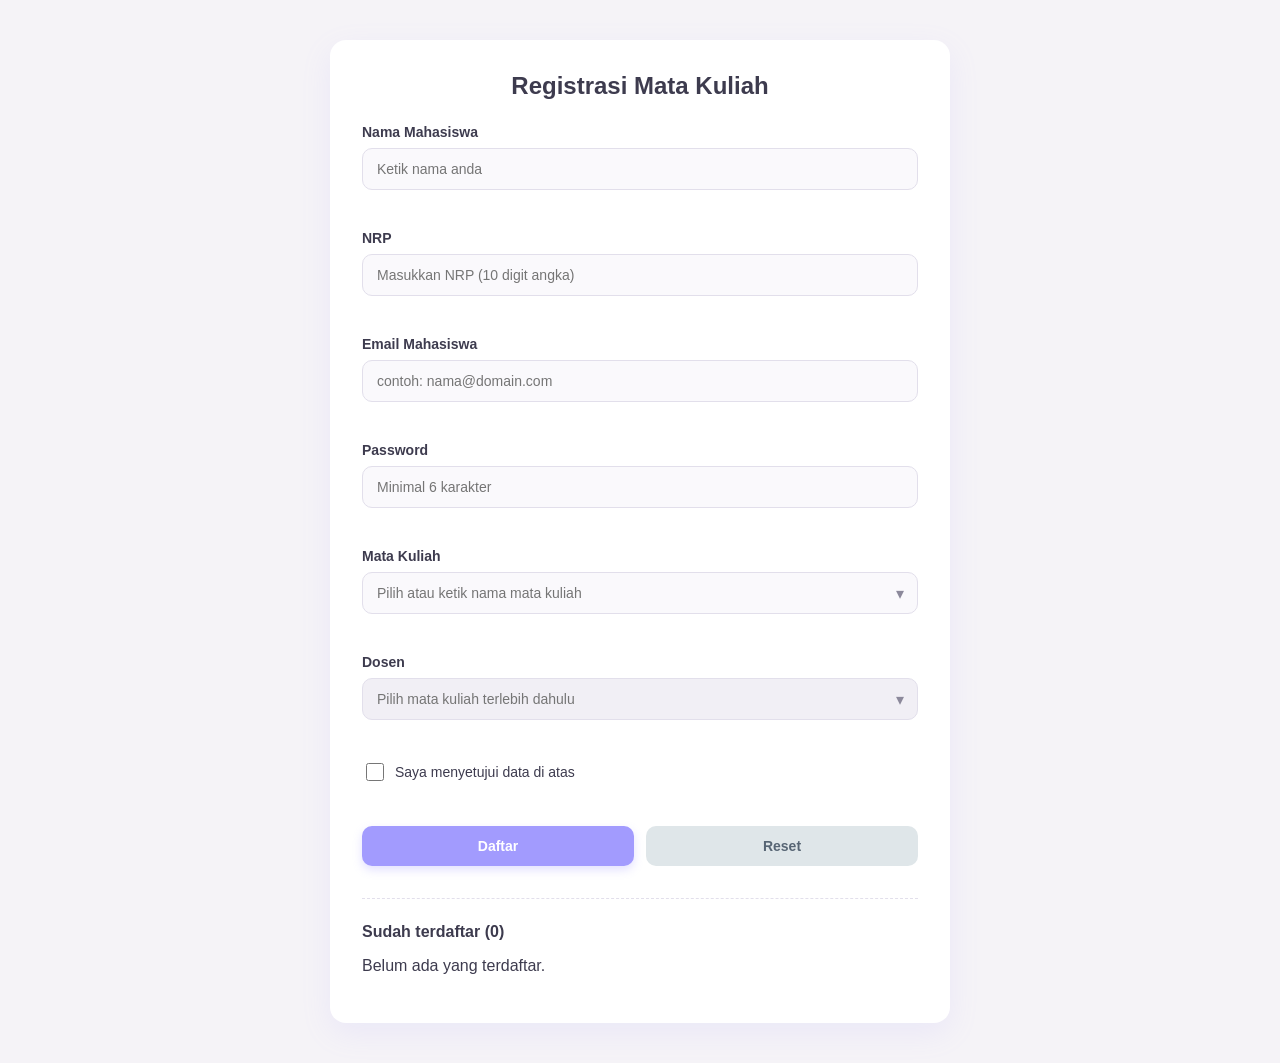
<file: 1/index.html>
<!DOCTYPE html>
<html lang="id">
<head>
    <meta charset="UTF-8">
    <meta name="viewport" content="width=device-width, initial-scale=1.0">
    <title>Registrasi Mata Kuliah</title>
    <link rel="stylesheet" href="style.css">
</head>
<body>
    <main class="kartu">
        <h1>Registrasi Mata Kuliah</h1>

        <form id="formRegistrasi" novalidate>
            <!-- Nama Mahasiswa -->
            <div class="kolom">
                <label for="nama">Nama Mahasiswa</label>
                <div class="bungkus">
                    <input type="text" id="nama" autocomplete="off" placeholder="Ketik nama anda">
                    <ul id="saranNama" class="saran" hidden></ul>
                </div>
                <small class="error" id="errorNama"></small>
            </div>

            <!-- NRP -->
            <div class="kolom">
                <label for="nrp">NRP</label>
                <input type="text" id="nrp" placeholder="Masukkan NRP (10 digit angka)">
                <small class="error" id="errorNrp"></small>
            </div>

            <!-- Email -->
            <div class="kolom">
                <label for="email">Email Mahasiswa</label>
                <input type="email" id="email" placeholder="contoh: nama@domain.com">
                <small class="error" id="errorEmail"></small>
            </div>

            <!-- Password -->
            <div class="kolom">
                <label for="password">Password</label>
                <input type="password" id="password" placeholder="Minimal 6 karakter">
                <small class="error" id="errorPassword"></small>
            </div>

            <!-- Mata Kuliah -->
            <div class="kolom">
                <label for="matkul">Mata Kuliah</label>
                <div class="bungkus dropdown">
                    <input type="text" id="matkul" autocomplete="off" placeholder="Pilih atau ketik nama mata kuliah">
                    <ul id="saranMatkul" class="saran" hidden></ul>
                </div>
                <small class="error" id="errorMatkul"></small>
            </div>

            <!-- Dosen -->
            <div class="kolom">
                <label for="dosen">Dosen</label>
                <div class="bungkus dropdown">
                    <input type="text" id="dosen" autocomplete="off" placeholder="Pilih mata kuliah terlebih dahulu" disabled>
                    <ul id="saranDosen" class="saran" hidden></ul>
                </div>
                <small class="error" id="errorDosen"></small>
            </div>

            <!-- Persetujuan -->
            <div class="kolom">
                <label class="inline">
                    <input type="checkbox" id="setuju"> Saya menyetujui data di atas
                </label>
                <small class="error" id="errorSetuju"></small>
            </div>

            <!-- Tombol Aksi -->
            <div class="tombol">
                <button type="submit">Daftar</button>
                <button type="reset" class="sekunder">Reset</button>
            </div>
        </form>

        <div id="hasil" hidden></div>

        <!-- Tabel Pendaftar -->
        <section class="terdaftar">
            <h2>Sudah terdaftar (<span id="jumlah">0</span>)</h2>
            <p id="kosong">Belum ada yang terdaftar.</p>
            <table id="tabel" hidden>
                <thead>
                    <tr>
                        <th>Nama</th>
                        <th>NRP</th>
                        <th>Email</th>
                        <th>Mata Kuliah</th>
                        <th>Dosen</th>
                        <th></th>
                    </tr>
                </thead>
                <tbody id="isiTabel"></tbody>
            </table>
        </section>
    </main>

    <script src="script.js"></script>
</body>
</html>
</file>
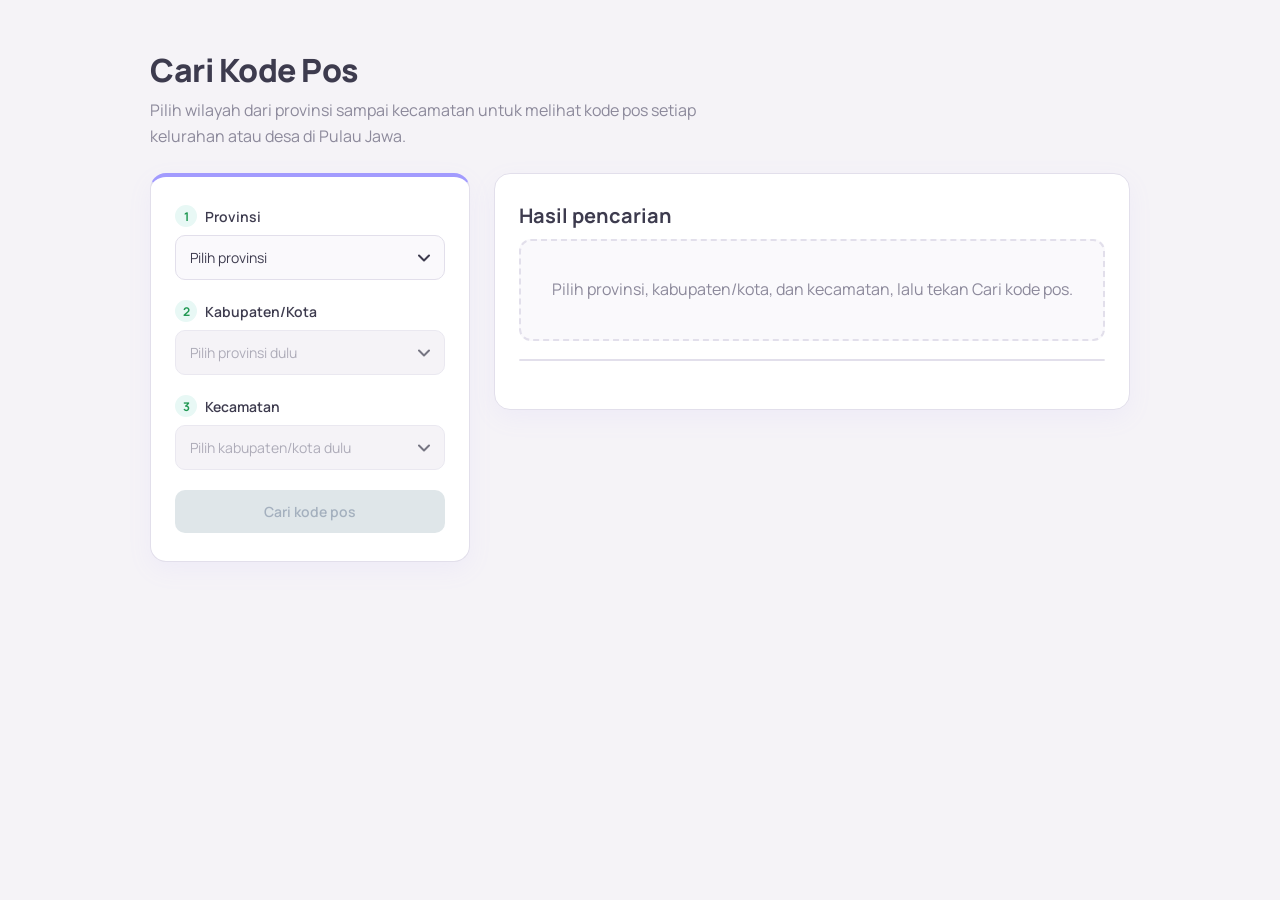
<file: 2/index.html>
<!DOCTYPE html>
<html lang="id">
<head>
    <meta charset="UTF-8">
    <meta name="viewport" content="width=device-width, initial-scale=1.0">
    <title>Cari Kode Pos Indonesia</title>
    <link rel="preconnect" href="https://fonts.googleapis.com">
    <link rel="preconnect" href="https://fonts.gstatic.com" crossorigin>
    <link href="https://fonts.googleapis.com/css2?family=Manrope:wght@400;600;800&display=swap" rel="stylesheet">
    <link rel="stylesheet" href="style.css">
</head>
<body>
    <main class="halaman">
        <header class="kepala">
            <h1>Cari Kode Pos</h1>
            <p>Pilih wilayah dari provinsi sampai kecamatan untuk melihat kode pos setiap kelurahan atau desa di Pulau Jawa.</p>
        </header>

        <form id="form" class="panel">
            <label for="provinsi"><b>1</b>Provinsi</label>
            <select id="provinsi"></select>

            <label for="kabupaten"><b>2</b>Kabupaten/Kota</label>
            <select id="kabupaten"></select>

            <label for="kecamatan"><b>3</b>Kecamatan</label>
            <select id="kecamatan"></select>

            <button type="submit" id="cari" disabled>Cari kode pos</button>
        </form>

        <section class="hasil" aria-live="polite">
            <h2>Hasil pencarian</h2>
            <p id="ringkas" class="kosong">Pilih provinsi, kabupaten/kota, dan kecamatan, lalu tekan Cari kode pos.</p>
            <dl id="wilayah" class="wilayah" hidden></dl>
            <ul id="daftar" class="daftar"></ul>
        </section>
    </main>

    <script src="data.js"></script>
    <script src="script.js"></script>
</body>
</html>
</file>
<file: 1/style.css>
:root {
    --bg-main: #f5f3f7;           
    --card-bg: #ffffff;         
    --text-main: #3d3b4e;
    --text-muted: #8c899b;         
    --border-color: #e2dfeb;      
    
    --primary-pastel: #a29bfe;     
    --primary-hover: #8c7ae6;
    
    --secondary-pastel: #dfe6e9;   
    --secondary-hover: #b2bec3;
    
    --accent-focus: #b2bec3;
    
    --success-bg: #e8f8f5;      
    --success-border: #a3e4d7;
    --success-text: #229954;
    
    --error-bg: #fdebd0;          
    --error-border: #f9e79f;
    --error-text: #d9534f;          
}

* {
    box-sizing: border-box;
}

body {
    margin: 0;
    padding: 40px 16px;
    font-family: 'Segoe UI', Tahoma, Geneva, Verdana, sans-serif;
    background-color: var(--bg-main);
    color: var(--text-main);
}

.kartu {
    max-width: 620px;
    margin: 0 auto;
    padding: 32px;
    background: var(--card-bg);
    border-radius: 16px;
    box-shadow: 0 10px 30px rgba(162, 155, 254, 0.12);
}

h1 {
    margin: 0 0 24px;
    font-size: 24px;
    font-weight: 700;
    text-align: center;
    color: var(--text-main);
}

.kolom {
    margin-bottom: 18px;
}

.bungkus {
    position: relative;
}

label {
    display: block;
    margin-bottom: 8px;
    font-size: 14px;
    font-weight: 600;
    color: var(--text-main);
}

label.inline {
    display: flex;
    align-items: center;
    gap: 8px;
    font-weight: 500;
    cursor: pointer;
}

input[type="text"],
input[type="email"],
input[type="password"] {
    width: 100%;
    padding: 12px 14px;
    border: 1.5px solid var(--border-color);
    border-radius: 10px;
    font-size: 14px;
    color: var(--text-main);
    background-color: #faf9fc;
    transition: all 0.2s ease-in-out;
}

input[type="checkbox"] {
    width: 18px;
    height: 18px;
    accent-color: var(--primary-pastel);
    cursor: pointer;
}

input[type="text"]:focus,
input[type="email"]:focus,
input[type="password"]:focus {
    outline: none;
    border-color: var(--primary-pastel);
    background-color: #ffffff;
    box-shadow: 0 0 0 3px rgba(162, 155, 254, 0.25);
}

input:disabled {
    background-color: #f1eff5;
    color: var(--text-muted);
    border-color: #e2dfeb;
    cursor: not-allowed;
}

/* ===== Daftar Rekomendasi (Autocomplete) ===== */
.saran {
    position: absolute;
    top: calc(100% + 6px);
    left: 0;
    right: 0;
    z-index: 10;
    max-height: 200px;
    overflow-y: auto;
    margin: 0;
    padding: 6px;
    list-style: none;
    background: #ffffff;
    border: 1px solid var(--border-color);
    border-radius: 10px;
    box-shadow: 0 8px 20px rgba(0, 0, 0, 0.06);
}

.saran li {
    padding: 10px 12px;
    font-size: 14px;
    border-radius: 6px;
    cursor: pointer;
    transition: background 0.15s ease;
}

.saran li:hover {
    background: #f0edfe;
    color: var(--primary-hover);
}

.dropdown input {
    padding-right: 36px;
    cursor: pointer;
}

.dropdown::after {
    content: "▾";
    position: absolute;
    right: 14px;
    top: 50%;
    transform: translateY(-50%);
    color: var(--text-muted);
    font-size: 16px;
    pointer-events: none;
}

/* Pesan Error Dinamis */
.error {
    display: block;
    min-height: 16px;
    margin-top: 6px;
    font-size: 12px;
    color: var(--error-text);
    font-weight: 600;
}

/* Tombol */
.tombol {
    display: flex;
    gap: 12px;
    margin-top: 12px;
}

button {
    width: 100%;
    padding: 12px 18px;
    border: none;
    border-radius: 10px;
    background: var(--primary-pastel);
    color: #ffffff;
    font-size: 14px;
    font-weight: 600;
    cursor: pointer;
    transition: all 0.2s ease;
    box-shadow: 0 4px 10px rgba(162, 155, 254, 0.3);
}

button:hover {
    background: var(--primary-hover);
    transform: translateY(-1px);
}

.tombol button {
    flex: 1;
}

.sekunder {
    background: var(--secondary-pastel);
    color: #576574;
    box-shadow: none;
}

.sekunder:hover {
    background: var(--secondary-hover);
    color: #222f3e;
}

/* Kotak Status Hasil */
#hasil {
    margin-top: 22px;
    padding: 14px 16px;
    border-radius: 10px;
    font-size: 14px;
    line-height: 1.5;
    font-weight: 600;
}

#hasil.sukses {
    background: var(--success-bg);
    border: 1px solid var(--success-border);
    color: var(--success-text);
}

#hasil.gagal {
    background: var(--error-bg);
    border: 1px solid var(--error-border);
    color: #c0392b;
}

/* Tabel Pendaftar */
.terdaftar {
    margin-top: 32px;
    padding-top: 24px;
    border-top: 1.5px dashed var(--border-color);
    overflow-x: auto;
}

.terdaftar h2 {
    margin: 0 0 14px;
    font-size: 16px;
    color: var(--text-main);
}

table {
    width: 100%;
    border-collapse: separate;
    border-spacing: 0;
    font-size: 13px;
}

th {
    background-color: #f5f3f7;
    color: var(--text-main);
    padding: 10px;
    text-align: left;
    font-weight: 600;
}

th:first-child { border-top-left-radius: 8px; border-bottom-left-radius: 8px; }
th:last-child { border-top-right-radius: 8px; border-bottom-right-radius: 8px; }

td {
    padding: 12px 10px;
    border-bottom: 1px solid var(--border-color);
    color: var(--text-main);
}

.hapus {
    width: auto;
    padding: 6px 12px;
    background: #ff7675;
    color: #ffffff;
    font-size: 12px;
    border-radius: 6px;
    box-shadow: none;
}

.hapus:hover {
    background: #d63031;
}
</file>
<file: 2/style.css>
:root {
    --latar: #f5f3f7;             
    --tinta: #3d3b4e;             
    --redup: #8c899b;              
    --garis: #e2dfeb;              
    --kolom: #faf9fc;              
    
    --aksen: #a29bfe;              
    --aksen-gelap: #8c7ae6;        
    --aksen-muda: #f0edfe;
    
    --nomor-bg: #e8f8f5;          
    --nomor-text: #229954;
    
    --pos-bg: #fff9e6;           
    --pos-border: #f7d794;
    --pos-text: #e67e22;
}

* { box-sizing: border-box; }

body {
    margin: 0;
    font-family: "Manrope", 'Segoe UI', system-ui, sans-serif;
    background: var(--latar);
    color: var(--tinta);
}

.halaman {
    max-width: 1020px;
    margin: 0 auto;
    padding: 48px 20px;
    display: grid;
    grid-template-columns: 320px 1fr;
    gap: 24px;
    align-items: start;
}

.kepala { grid-column: 1 / -1; }
.kepala h1 { 
    margin: 0 0 6px; 
    font-size: 32px; 
    font-weight: 800; 
    letter-spacing: -0.5px;
    color: var(--tinta);
}
.kepala p { margin: 0; max-width: 56ch; color: var(--redup); line-height: 1.6; }

.panel, .hasil {
    padding: 28px 24px;
    background: #ffffff;
    border: 1px solid var(--garis);
    border-radius: 16px;
    box-shadow: 0 8px 24px rgba(162, 155, 254, 0.08);
}

.panel { 
    border-top: 4px solid var(--aksen); 
}

/* ===== Form ===== */
label {
    display: flex;
    align-items: center;
    gap: 8px;
    margin: 0 0 8px;
    font-size: 14px;
    font-weight: 600;
    color: var(--tinta);
}

label b {
    display: inline-grid;
    place-items: center;
    width: 22px;
    height: 22px;
    font-size: 12px;
    font-weight: 700;
    color: var(--nomor-text);
    background: var(--nomor-bg);
    border-radius: 50%;
}

select {
    width: 100%;
    margin-bottom: 20px;
    padding: 12px 38px 12px 14px;
    font: inherit;
    font-size: 14px;
    color: var(--tinta);
    background: var(--kolom) url("data:image/svg+xml,%3Csvg xmlns='http://www.w3.org/2000/svg' width='12' height='8' fill='none' stroke='%233d3b4e' stroke-width='2' stroke-linecap='round' stroke-linejoin='round'%3E%3Cpath d='M1 1.5l5 5 5-5'/%3E%3C/svg%3E") no-repeat right 14px center;
    border: 1.5px solid var(--garis);
    border-radius: 10px;
    appearance: none;
    cursor: pointer;
    transition: all 0.2s ease;
}

select:disabled { 
    color: var(--redup); 
    cursor: not-allowed; 
    background-color: #f1eff5; 
    border-color: #e2dfeb;
}

select:hover:not(:disabled) { 
    border-color: var(--aksen); 
}

select:focus-visible, #cari:focus-visible { 
    outline: none; 
    border-color: var(--aksen);
    box-shadow: 0 0 0 3px rgba(162, 155, 254, 0.25); 
}

#cari {
    width: 100%;
    padding: 12px 18px;
    font: inherit;
    font-size: 14px;
    font-weight: 600;
    color: #ffffff;
    background: var(--aksen);
    border: none;
    border-radius: 10px;
    cursor: pointer;
    transition: all 0.2s ease;
    box-shadow: 0 4px 10px rgba(162, 155, 254, 0.3);
}

#cari:hover:not(:disabled) { 
    background: var(--aksen-gelap); 
    transform: translateY(-1px);
}

#cari:disabled { 
    background: #dfe6e9; 
    color: #a4b0be;
    box-shadow: none;
    cursor: not-allowed; 
}

/* Hasil */
.hasil h2 { 
    margin: 0 0 10px; 
    font-size: 20px; 
    color: var(--tinta);
}

#ringkas { 
    margin: 0 0 18px; 
    color: var(--redup); 
    line-height: 1.6; 
}

#ringkas.kosong {
    padding: 36px 20px;
    text-align: center;
    border: 2px dashed var(--garis);
    border-radius: 12px;
    background-color: var(--kolom);
}

.wilayah {
    display: grid;
    grid-template-columns: repeat(3, 1fr);
    gap: 1px;
    margin: 0 0 20px;
    overflow: hidden;
    background: var(--garis);
    border: 1px solid var(--garis);
    border-radius: 12px;
}

.wilayah div { padding: 12px 14px; background: #ffffff; }
.wilayah dt { margin: 0 0 2px; font-size: 12px; color: var(--redup); }
.wilayah dd { margin: 0; font-weight: 600; color: var(--tinta); }

.daftar {
    display: grid;
    grid-template-columns: repeat(auto-fill, minmax(200px, 1fr));
    gap: 14px;
    margin: 0;
    padding: 0;
    list-style: none;
}

/* Kartu Hasil Kode Pos */
.daftar li {
    display: flex;
    flex-direction: column;
    justify-content: space-between;
    padding: 16px;
    background: var(--pos-bg);
    border: 1.5px dashed var(--pos-border);
    border-radius: 12px;
    transition: all 0.2s ease;
}

.daftar li:hover { 
    background: #fff3cd; 
    border-color: var(--pos-text);
    transform: translateY(-2px);
}

.pos {
    display: block;
    font-size: 26px;
    font-weight: 800;
    font-variant-numeric: tabular-nums;
    color: var(--pos-text);
    letter-spacing: 0.5px;
}

.kel { 
    display: block; 
    margin-top: 6px; 
    font-size: 14px; 
    font-weight: 700; 
    color: var(--tinta);
}

.wil {
    display: block;
    margin-top: 4px;
    font-size: 12px;
    color: var(--redup);
}

@media (max-width: 760px) {
    .halaman { grid-template-columns: 1fr; }
    .wilayah { grid-template-columns: 1fr; }
}
</file>
